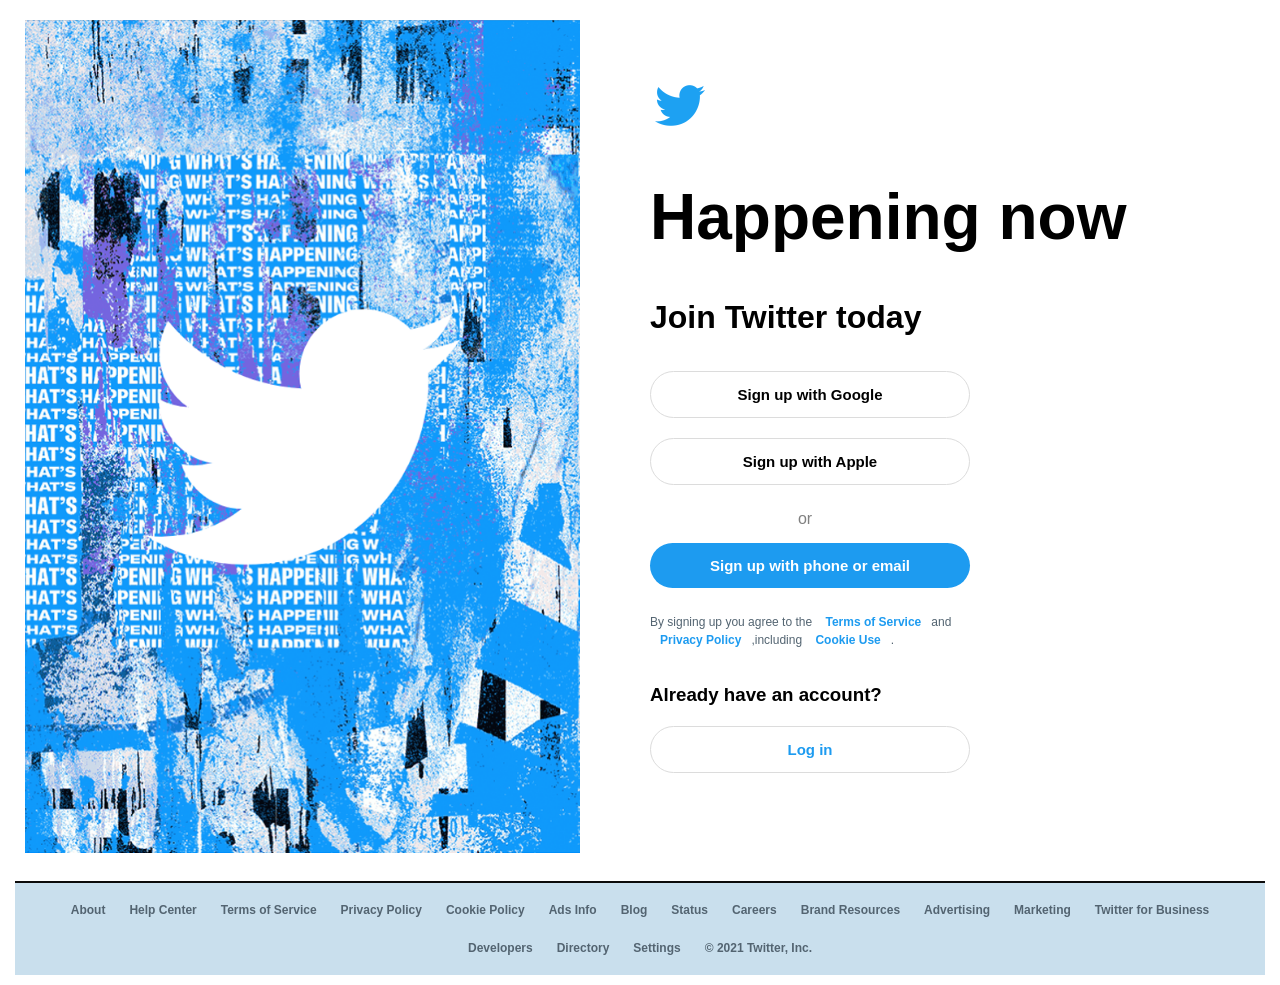
<file: 04_Project/index.html>
<!doctype html>
<html lang="en">
  <head>
    <meta charset="UTF-8" />
    <meta name="viewport" content="width=device-width, initial-scale=1.0" />
    <title>Twitter Signup</title>
    <link rel="stylesheet" href="style.css" />
  </head>
  <body>
    <div class="container">
      <!-- Left Side -->
      <div class="left-section">
        <img src="twiter.png" alt="Twitter Background" />
      </div>

      <!-- Right Side -->
      <div class="right-section">
        <div class="small-logo">
          <img src="bird.png" alt="Twitter Logo" />
        </div>

        <h1>Happening now</h1>

        <h2>Join Twitter today</h2>

        <button class="btn">Sign up with Google</button>

        <button class="btn">Sign up with Apple</button>

        <div class="divider">
          <span>or</span>
        </div>

        <button class="btn signup-btn">Sign up with phone or email</button>

        <p class="terms">
          By signing up you agree to the
          <a href="#"><strong>Terms of Service</strong></a
          >and <a href="#"><strong>Privacy Policy</strong></a
          >,including <a href="#"><strong>Cookie Use</strong></a
          >.
        </p>

        <h3>Already have an account?</h3>

        <button class="btn login-btn">Log in</button>
      </div>
    </div>
    <br>

    <footer>
      <a href="#">About</a>
      <a href="#">Help Center</a>
      <a href="#">Terms of Service</a>
      <a href="#">Privacy Policy</a>
      <a href="#">Cookie Policy</a>
      <a href="#">Ads Info</a>
      <a href="#">Blog</a>
      <a href="#">Status</a>
      <a href="#">Careers</a>
      <a href="#">Brand Resources</a>
      <a href="#">Advertising</a>
      <a href="#">Marketing</a>
      <a href="#">Twitter for Business</a>
      <a href="#">Developers</a>
      <a href="#">Directory</a>
      <a href="#">Settings</a>

      <span>© 2021 Twitter, Inc.</span>
    </footer>
  </body>
</html>
</file>
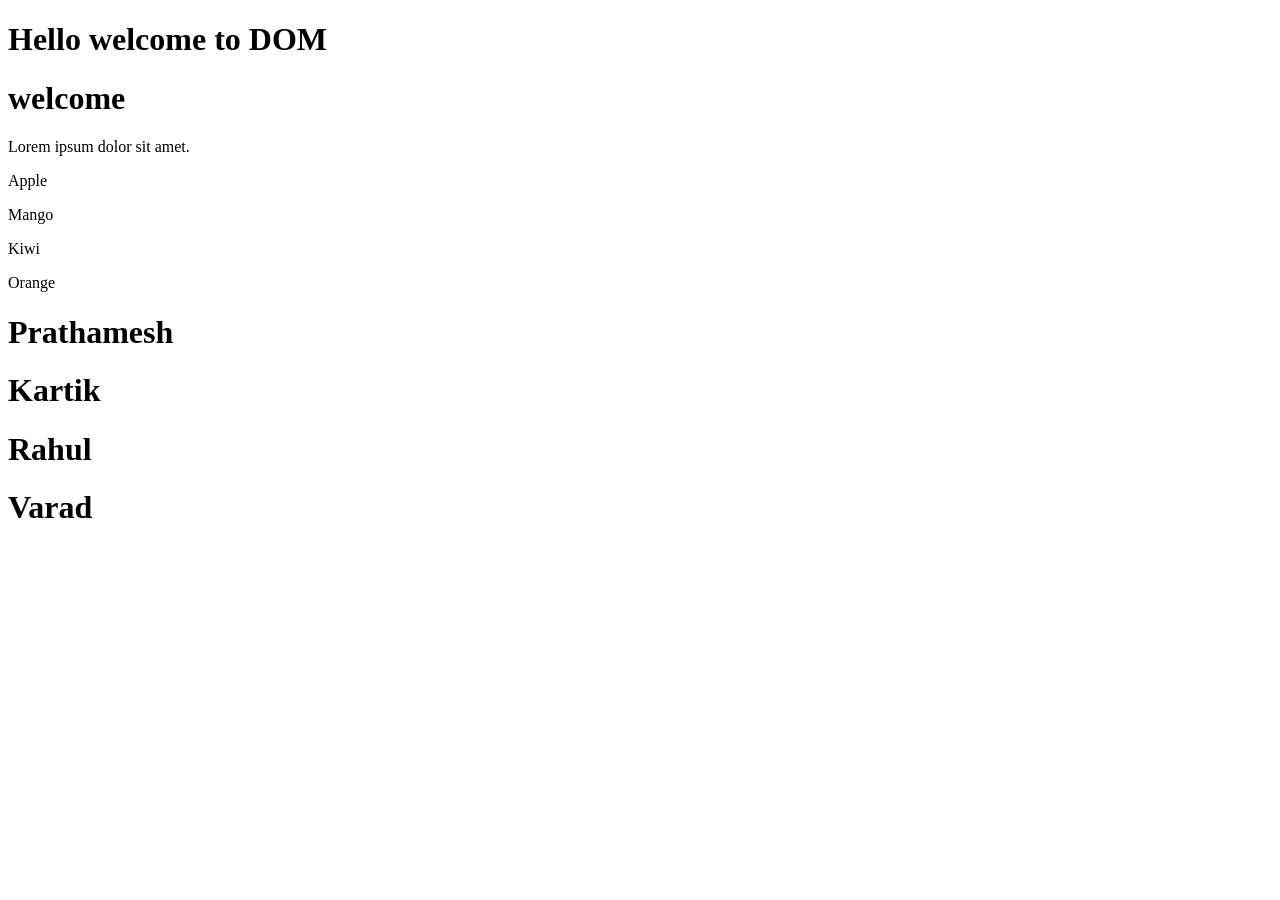
<file: 05_Dom/index.html>
<!doctype html>
<html lang="en">
  <head>
    <meta charset="UTF-8" />
    <meta name="viewport" content="width=device-width, initial-scale=1.0" />
    <title>Document</title>
  </head>
  <body>
    <div class="heading" id="head">
      <h1>Hello welcome to DOM</h1>
    </div>
    <p class="para" id="demo"></p>

    <div class="divtext">
      <h1 id="text">welcome</h1>
      <p id="ptext">Lorem ipsum dolor sit amet.</p>
    </div>

    <!-- class -->
    <div class="items">
      <p class="tex">Apple</p>
      <p class="tex">Mango</p>
      <p class="tex">Kiwi</p>
      <p class="tex">Orange</p>
    </div>

    <h1>Prathamesh</h1>
    <h1>Kartik</h1>
    <h1>Rahul</h1>
    <h1>Varad</h1>

    <script src="script.js"></script>
  </body>
</html>
</file>
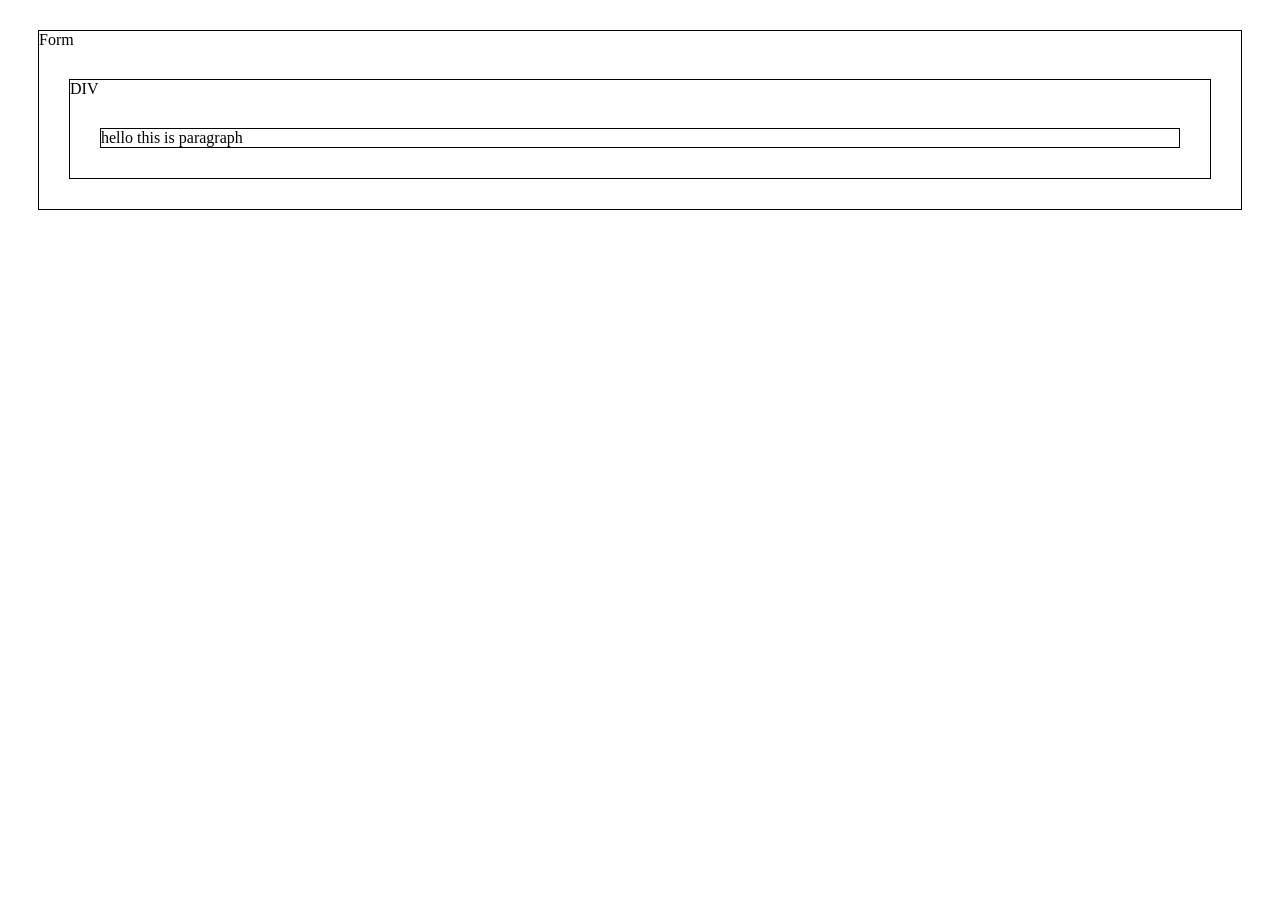
<file: 07.Dom/index.html>
<!doctype html>
<html lang="en">
  <head>
    <meta charset="UTF-8" />
    <meta name="viewport" content="width=device-width, initial-scale=1.0" />
    <title>Document</title>
    <style>
      body * {
        margin: 30px;
        border: 1px solid black;
      }
    </style>
  </head>
  <body>
    <!-- <button class="click-btn">Btn 1</button>
    <button class="click-btn">Btn 2</button>
    <button class="click-btn">Btn 3</button>
    <button class="click-btn">Btn 4</button>
    <button class="click-btn">Btn 5</button>
    <button class="click-btn">Btn 6</button> -->

    <form action="">
      Form
      <div>
        DIV
        <p>p</p>
      </div>
    </form>
    <script src="script.js"></script>
  </body>
</html>
</file>
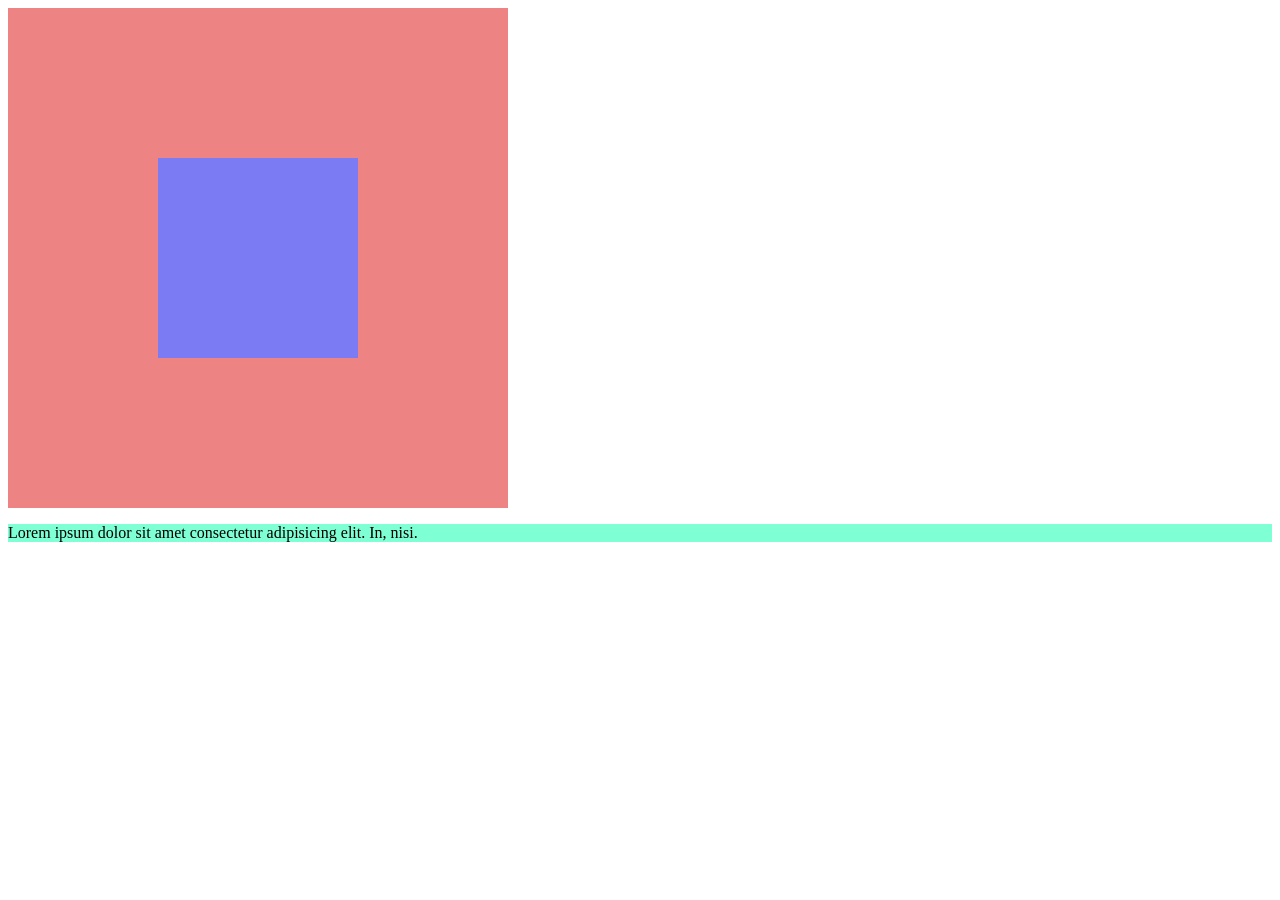
<file: 03_Bootstrap/sas/index.html>
<!doctype html>
<html lang="en">
  <head>
    <meta charset="UTF-8" />
    <meta name="viewport" content="width=device-width, initial-scale=1.0" />
    <title>Document</title>
    <link rel="stylesheet" href="style.css" />
  </head>
  <body>
    <div class="box">
      <div class="innerbox"></div>
    </div>

    <p id="text">Lorem ipsum dolor sit amet consectetur adipisicing elit. In, nisi.</p>
  </body>
</html>
</file>
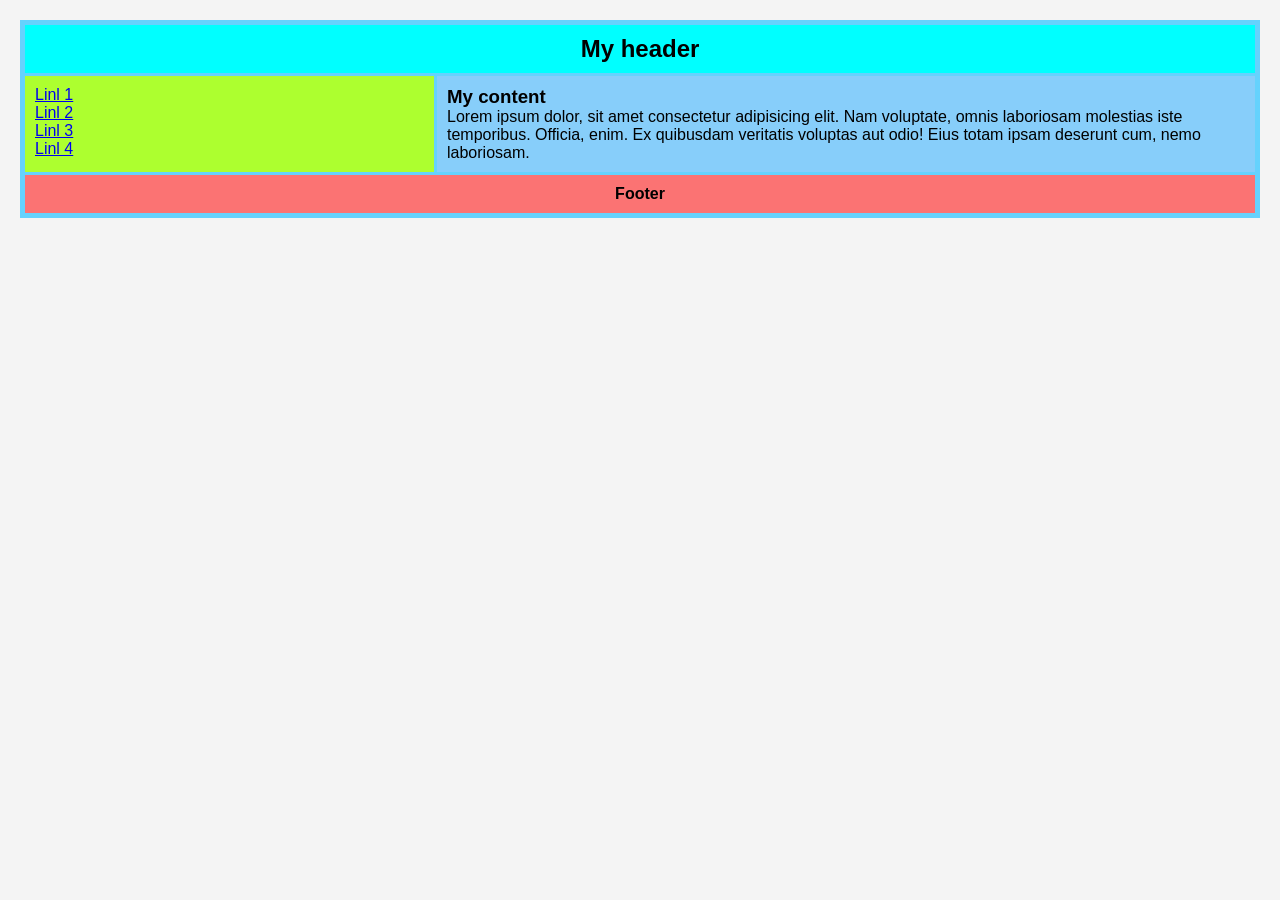
<file: 01_Grid/gride.html>
<!doctype html>
<html lang="en">
  <head>
    <meta charset="UTF-8" />
    <meta name="viewport" content="width=device-width, initial-scale=1.0" />
    <title>Document</title>
    <link rel="stylesheet" href="gride.css" />
  </head>
  <body>
    <div class="container">
      <div class="header"><h2>My header</h2></div>
      <div class="menu">
        <a href="#">Linl 1</a><br />
        <a href="#">Linl 2</a><br />
        <a href="#">Linl 3</a><br />
        <a href="#">Linl 4</a>
      </div>
      <div class="content">
        <h3>My content</h3>
        <p>
          Lorem ipsum dolor, sit amet consectetur adipisicing elit. Nam
          voluptate, omnis laboriosam molestias iste temporibus. Officia, enim.
          Ex quibusdam veritatis voluptas aut odio! Eius totam ipsam deserunt
          cum, nemo laboriosam.
        </p>
      </div>
      <div class="footer"><h4>Footer</h4></div>
    </div>
  </body>
</html>
</file>
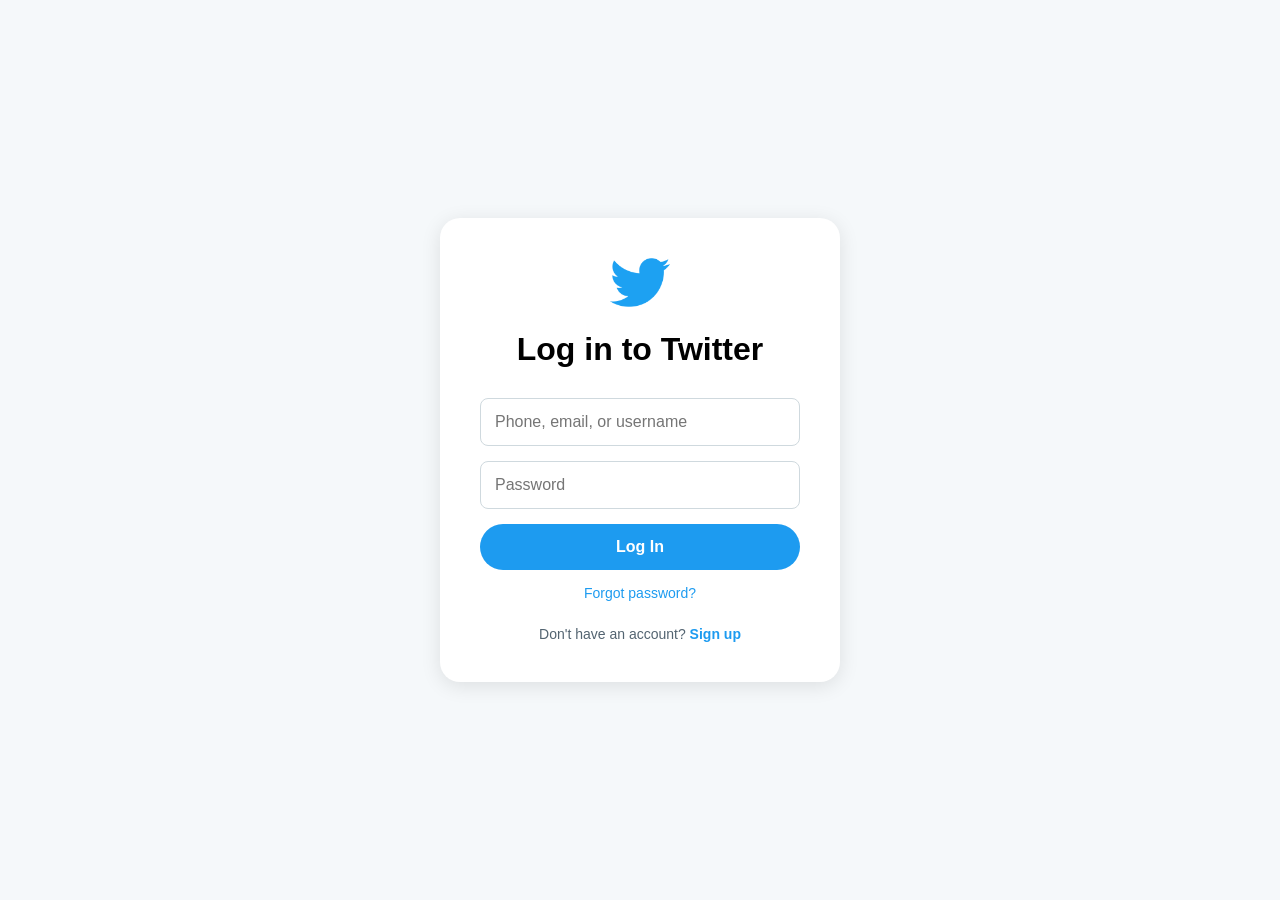
<file: 04_Project/login.html>
<!DOCTYPE html>
<html lang="en">
<head>
    <meta charset="UTF-8">
    <meta name="viewport" content="width=device-width, initial-scale=1.0">
    <title>Document</title>
    <link rel="stylesheet" href="login.css">
    <link rel="stylesheet" href="index.html">
</head>
<body>
    
    <div class="container">
  <img src="bird.png" alt="Twitter Logo" class="logo" />

  <h1>Log in to Twitter</h1>

  <form>
    <input
      type="text"
      placeholder="Phone, email, or username"
      required
    />

    <input
      type="password"
      placeholder="Password"
      required
    />

    <button type="submit" class="btn">
      Log In
    </button>

    <a href="#" class="forgot-password">
      Forgot password?
    </a>

    <p class="signup">
      Don't have an account?
      <a href="#">Sign up</a>
    </p>
  </form>
</div>
</body>
</html>
</file>
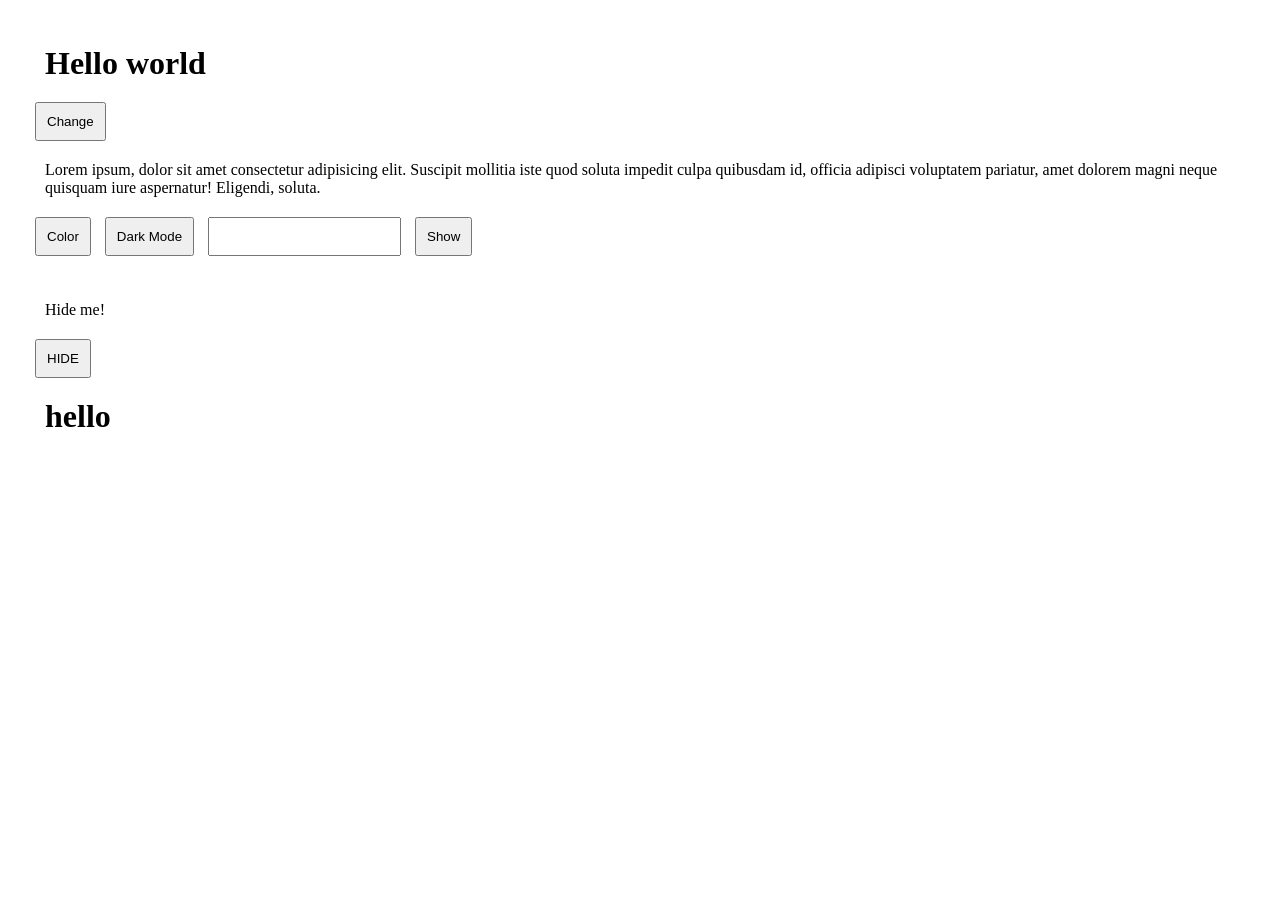
<file: 05_Dom/practice.html>
<!doctype html>
<html lang="en">
  <head>
    <meta charset="UTF-8" />
    <meta name="viewport" content="width=device-width, initial-scale=1.0" />
    <title>Document</title>
    <style>
      * {
        margin: 5px;
        padding: 10px;
      }
    </style>
  </head>
  <body>
    <!-- <div class="box">
      <h1 id="title">Welcome to the class</h1>
      <h1 id="title">Welcome to the home</h1>
      <h1 id="title">Welcome to the pune</h1>
      <p class="message">Lorem ipsum dolor sit amet consectetur.</p>
    </div>

    <div class="box2">
      <h1 id="Heading">Lets lern Dom Manuplation</h1>
      <h3>One</h3>
      <h3>Two</h3>
      <h3>Three</h3>

      <ul class="fruit">
          <li class="fruit">Banana</li>
          <li class="fruit">Mango</li>
          <li class="fruit">Orange</li>
          <li class="fruit">Apple</li>
      </ul>
    </div> -->

    <!-- <div class="box3">
      <h1 id="title">Welcome to Dom</h1>

      <button id="btn">Click</button>
    </div>

    <h2 id="welcome"></h2>

    <p id="score"></p> -->

    <!-- <div id="box">
        <h1>Hello world span</h1>
    </div> -->

    <h1 id="title">Hello world</h1>
    <button onclick="changeText()">Change</button>

    <p id="para">
      Lorem ipsum, dolor sit amet consectetur adipisicing elit. Suscipit
      mollitia iste quod soluta impedit culpa quibusdam id, officia adipisci
      voluptatem pariatur, amet dolorem magni neque quisquam iure aspernatur!
      Eligendi, soluta.
    </p>
    <button onclick="changeColor()" id="colo">Color</button> 
    <button onclick="changeBg()">Dark Mode</button>


    <input type="text" id="name">
    <button onclick="showName()">Show</button>
    <p id="result"></p>


    <p id="text">Hide me!</p>
    <button oncanplay="hideElement()">HIDE</button>
    <h1 id="text1"> hello</h1>

    <script src="practice.js"></script>
  </body>
</html>
</file>
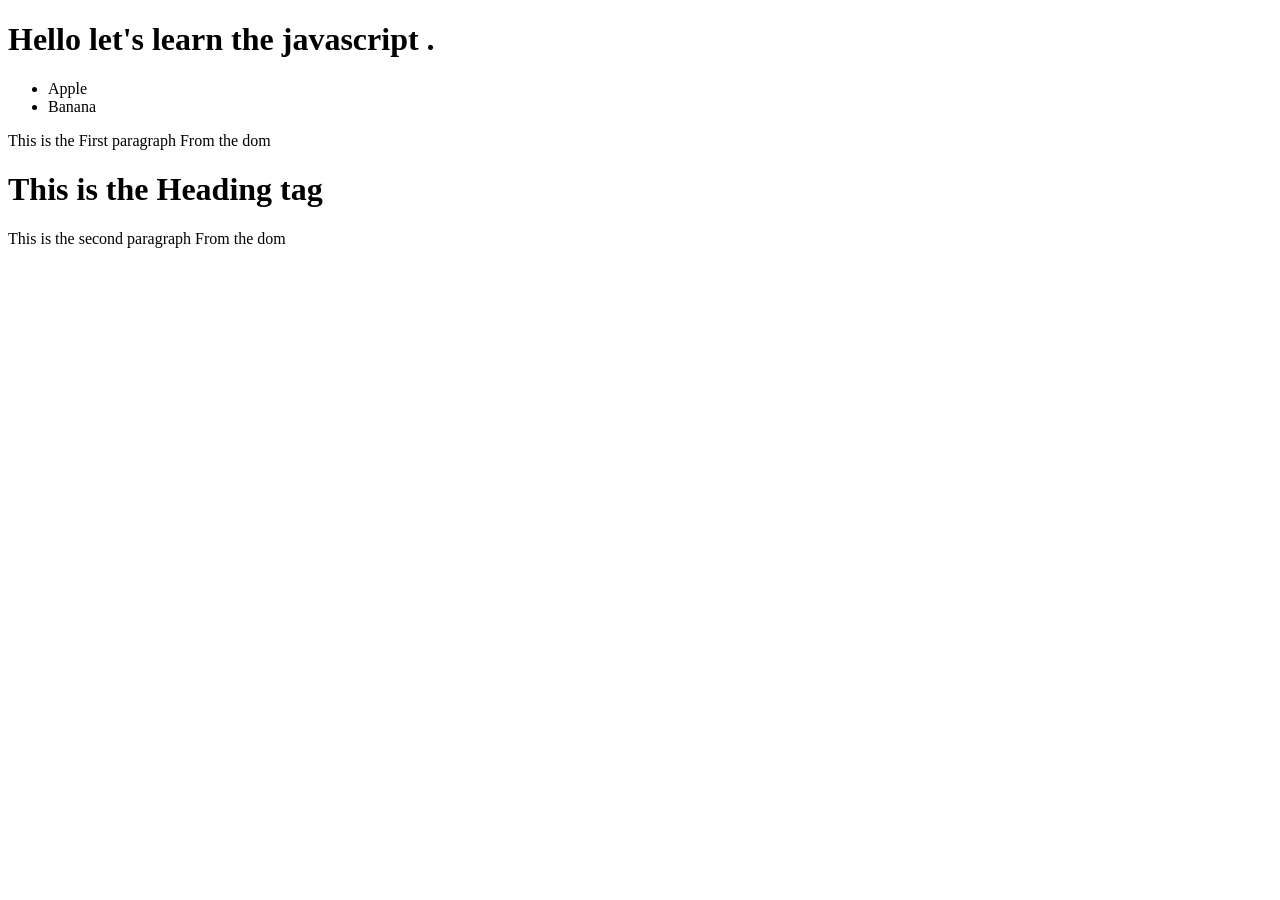
<file: 06_Dom/prc.index.html>
<!doctype html>
<html lang="en">
  <head>
    <meta charset="UTF-8" />
    <meta name="viewport" content="width=device-width, initial-scale=1.0" />
    <title>Document</title>
  </head>
  <body>
    <!-- <ul id="list"></ul> -->

    <!-- <div id="chat"></div> -->
    <!-- <ul id="cart"></ul> -->
    <div id="container"></div>
    <ul id="list">
      <li>Banana</li>
    </ul>

    <p id="second">This is the second paragraph From the dom</p>

    <script src="prc.script.js"></script>
  </body>
</html>
</file>
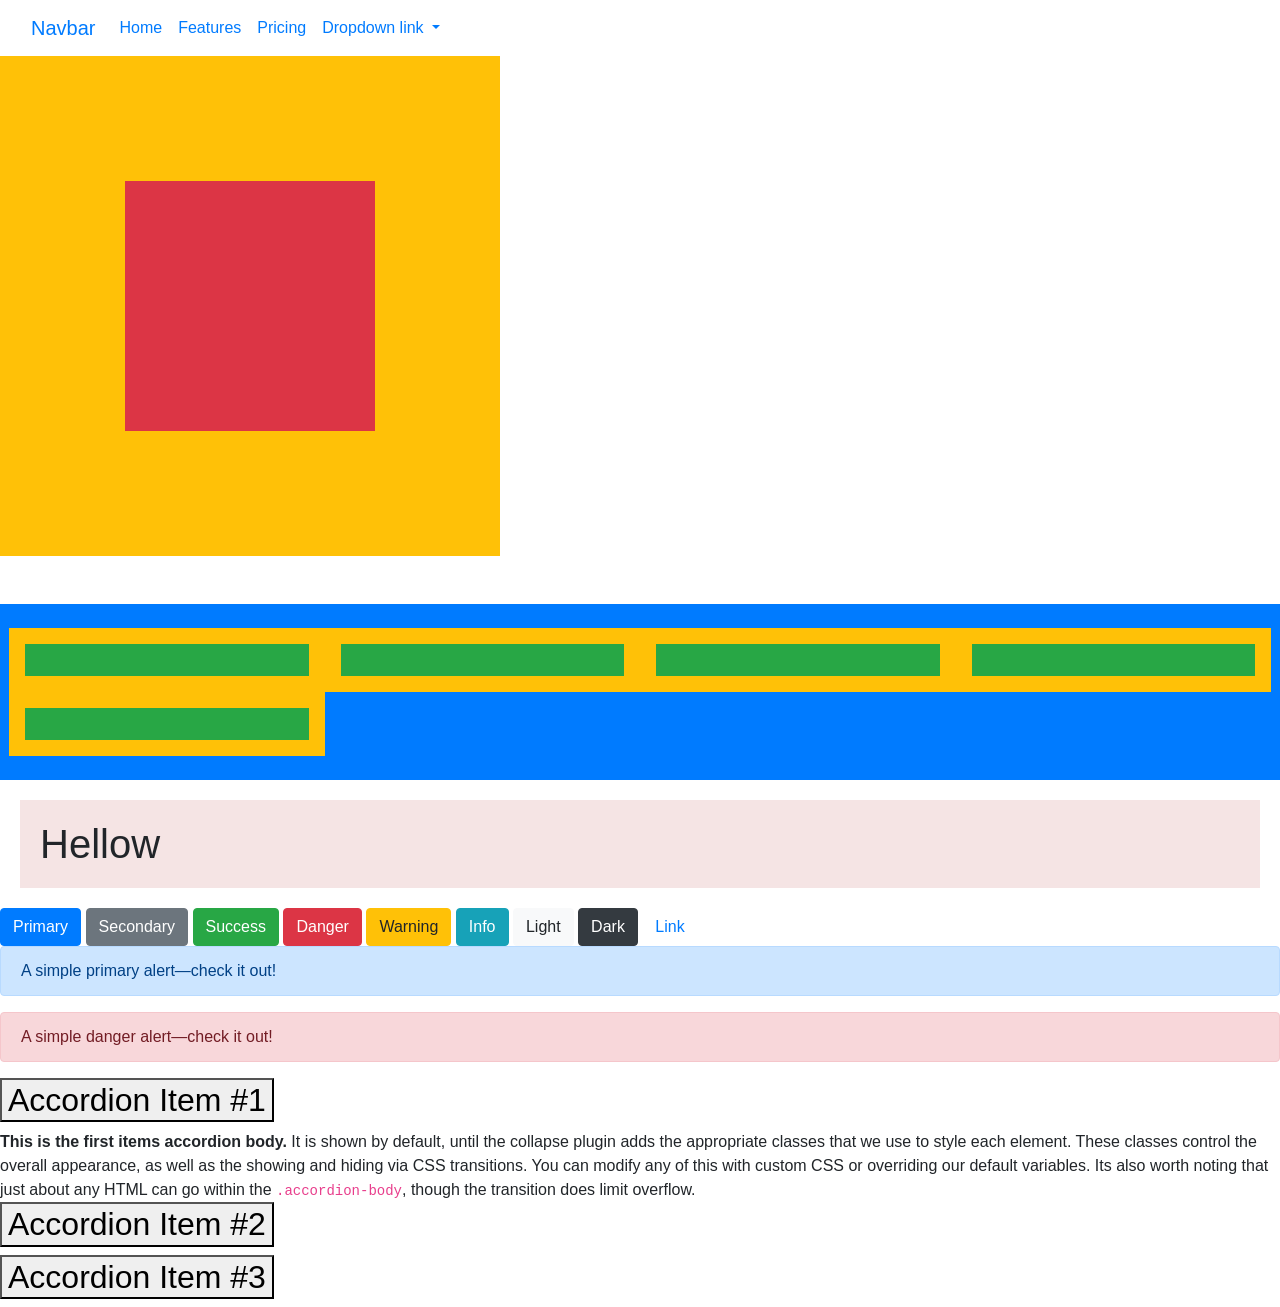
<file: 03_Bootstrap/Bootstrap/inddex.html>
<!doctype html>
<html lang="en">
  <head>
    <meta charset="UTF-8" />
    <meta name="viewport" content="width=device-width, initial-scale=1.0" />
    <title>Document</title>
    <link
      rel="stylesheet"
      href="https://cdn.jsdelivr.net/npm/bootstrap@4.1.3/dist/css/bootstrap.min.css"
      integrity="sha384-MCw98/SFnGE8fJT3GXwEOngsV7Zt27NXFoaoApmYm81iuXoPkFOJwJ8ERdknLPMO"
      crossorigin="anonymous"
    />
    <link rel="stylesheet" href="style.css" />
  </head>
  <body>
    <nav class="navbar navbar-expand-lg bg-body-tertiary">
      <div class="container-fluid">
        <a class="navbar-brand" href="#">Navbar</a>
        <button
          class="navbar-toggler"
          type="button"
          data-bs-toggle="collapse"
          data-bs-target="#navbarNavDropdown"
          aria-controls="navbarNavDropdown"
          aria-expanded="false"
          aria-label="Toggle navigation"
        >
          <span class="navbar-toggler-icon"></span>
        </button>
        <div class="collapse navbar-collapse" id="navbarNavDropdown">
          <ul class="navbar-nav">
            <li class="nav-item">
              <a class="nav-link active" aria-current="page" href="#">Home</a>
            </li>
            <li class="nav-item">
              <a class="nav-link" href="#">Features</a>
            </li>
            <li class="nav-item">
              <a class="nav-link" href="#">Pricing</a>
            </li>
            <li class="nav-item dropdown">
              <a
                class="nav-link dropdown-toggle"
                href="#"
                role="button"
                data-bs-toggle="dropdown"
                aria-expanded="false"
              >
                Dropdown link
              </a>
              <ul class="dropdown-menu">
                <li><a class="dropdown-item" href="#">Action</a></li>
                <li><a class="dropdown-item" href="#">Another action</a></li>
                <li>
                  <a class="dropdown-item" href="#">Something else here</a>
                </li>
              </ul>
            </li>
          </ul>
        </div>
      </div>
    </nav>

    <div
      class="bg-warning d-flex justify-content-center align-items-center"
      style="height: 500px; width: 500px"
    >
      <div class="bg-danger" style="height: 250px; width: 250px"></div>
    </div>
    <!--  -->

    <div class="bg-primary mt-5 p-4 w-100">
      <div class="row">
        <div class="col-3 p-3 bg-warning">
          <div class="p-3 w-100 h-100 bg-success"></div>
        </div>
        <div class="col-3 p-3 bg-warning">
          <div class="p-3 w-100 h-100 bg-success"></div>
        </div>
        <div class="col-3 p-3 bg-warning">
          <div class="p-3 w-100 h-100 bg-success"></div>
        </div>
        <div class="col-3 p-3 bg-warning">
          <div class="p-3 w-100 h-100 bg-success"></div>
        </div>

        <div class="col-3 p-3 bg-warning">
          <div class="p-3 w-100 h-100 bg-success"></div>
        </div>
      </div>
    </div>

    <h1>Hellow</h1>
    <button type="button" class="btn btn-primary">Primary</button>
    <button type="button" class="btn btn-secondary">Secondary</button>
    <button type="button" class="btn btn-success">Success</button>
    <button type="button" class="btn btn-danger">Danger</button>
    <button type="button" class="btn btn-warning">Warning</button>
    <button type="button" class="btn btn-info">Info</button>
    <button type="button" class="btn btn-light">Light</button>
    <button type="button" class="btn btn-dark">Dark</button>
    <button type="button" class="btn btn-link">Link</button>

    <div class="alert alert-primary" role="alert">
      A simple primary alert—check it out!
    </div>
    <div class="alert alert-danger" role="alert">
      A simple danger alert—check it out!
    </div>
    <!--  Accordion   -->

    <div class="accordion" id="accordionExample">
      <div class="accordion-item">
        <h2 class="accordion-header">
          <button
            class="accordion-button"
            type="button"
            data-bs-toggle="collapse"
            data-bs-target="#collapseOne"
            aria-expanded="true"
            aria-controls="collapseOne"
          >
            Accordion Item #1
          </button>
        </h2>
        <div
          id="collapseOne"
          class="accordion-collapse collapse show"
          data-bs-parent="#accordionExample"
        >
          <div class="accordion-body">
            <strong>This is the first items accordion body.</strong> It is shown
            by default, until the collapse plugin adds the appropriate classes
            that we use to style each element. These classes control the overall
            appearance, as well as the showing and hiding via CSS transitions.
            You can modify any of this with custom CSS or overriding our default
            variables. Its also worth noting that just about any HTML can go
            within the <code>.accordion-body</code>, though the transition does
            limit overflow.
          </div>
        </div>
      </div>
      <div class="accordion-item">
        <h2 class="accordion-header">
          <button
            class="accordion-button collapsed"
            type="button"
            data-bs-toggle="collapse"
            data-bs-target="#collapseTwo"
            aria-expanded="false"
            aria-controls="collapseTwo"
          >
            Accordion Item #2
          </button>
        </h2>
        <div
          id="collapseTwo"
          class="accordion-collapse collapse"
          data-bs-parent="#accordionExample"
        >
          <div class="accordion-body">
            <strong>This is the second items accordion body.</strong> It is
            hidden by default, until the collapse plugin adds the appropriate
            classes that we use to style each element. These classes control the
            overall appearance, as well as the showing and hiding via CSS
            transitions. You can modify any of this with custom CSS or
            overriding our default variables. Its also worth noting that just
            about any HTML can go within the <code>.accordion-body</code>,
            though the transition does limit overflow.
          </div>
        </div>
      </div>
      <div class="accordion-item">
        <h2 class="accordion-header">
          <button
            class="accordion-button collapsed"
            type="button"
            data-bs-toggle="collapse"
            data-bs-target="#collapseThree"
            aria-expanded="false"
            aria-controls="collapseThree"
          >
            Accordion Item #3
          </button>
        </h2>
        <div
          id="collapseThree"
          class="accordion-collapse collapse"
          data-bs-parent="#accordionExample"
        >
          <div class="accordion-body">
            <strong>This is the third items accordion body.</strong> It is
            hidden by default, until the collapse plugin adds the appropriate
            classes that we use to style each element. These classes control the
            overall appearance, as well as the showing and hiding via CSS
            transitions. You can modify any of this with custom CSS or
            overriding our default variables. Its also worth noting that just
            about any HTML can go within the <code>.accordion-body</code>,
            though the transition does limit overflow.
          </div>
        </div>
      </div>
    </div>

    <script
      src="https://cdn.jsdelivr.net/npm/bootstrap@5.3.8/dist/js/bootstrap.bundle.min.js"
      integrity="sha384-FKyoEForCGlyvwx9Hj09JcYn3nv7wiPVlz7YYwJrWVcXK/BmnVDxM+D2scQbITxI"
      crossorigin="anonymous"
    ></script>
  </body>
</html>
</file>
<file: 04_Project/style.css>
* {
  margin: 5px;
  padding: 0;
  box-sizing: border-box;
  font-family: Arial, Helvetica, sans-serif;
}

body {
  background: white;
}

/* Main Layout */

.container {
  display: flex;
  min-height: calc(100vh - 70px);
}

/* Left Section */

.left-section {
  flex: 1;
}

.left-section img {
  width: 100%;
  height: 100%;
  object-fit: cover;
}

/* Right Section */

.right-section {
  flex: 1;
  display: flex;
  flex-direction: column;
  justify-content: center;
  padding: 60px;
}

.small-logo img {
  width: 50px;
  margin-bottom: 40px;
}

.right-section h1 {
  font-size: 4rem;
  font-weight: 900;
  margin-bottom: 40px;
}

.right-section h2 {
  font-size: 2rem;
  margin-bottom: 30px;
}

.btn {
  width: 100%;
  max-width: 320px;
  padding: 14px;
  margin-bottom: 15px;
  border-radius: 999px;
  border: 1px solid #dcdcdc;
  background: white;
  font-size: 15px;
  font-weight: 600;
  cursor: pointer;
  transition: all 0.3s ease;
}

.btn:hover {
  background: #f5f8fa;
  transform: translateY(-2px);
}

/* Divider */

.divider {
  width: 320px;
  text-align: center;
  margin: 10px 0;
  color: gray;
}

/* Signup Button */

.signup-btn {
  background: #1d9bf0;
  color: white;
  border: none;
}

.signup-btn:hover {
  background: #198cd8;
}

/* Terms */

.terms {
  width: 320px;
  margin-top: 10px;
  font-size: 12px;
  color: #536471;
  line-height: 1.5;
}

.terms a {
  color: #1d9bf0;
  text-decoration: none;
}

/* Login */

h3 {
  margin-top: 30px;
  margin-bottom: 15px;
}

.login-btn {
  color: #1d9bf0;
  font-weight: bold;
}

/* Footer */

footer {
  border-top: 2px solid #0b0b0b;
  background-color: #c9dfed;
  font-weight: 600;
  padding: 15px;
  display: flex;
  flex-wrap: wrap;
  justify-content: center;
  gap: 14px;
}

footer a,
footer span {
  text-decoration: none;
  color: #536471;
  font-size: 12px;
}

/* Responsive Design */

@media (max-width: 768px) {
  .container {
    flex-direction: column;
  }

  .left-section {
    height: 300px;
  }

  .right-section {
    padding: 30px;
    align-items: center;
    text-align: center;
  }

  .right-section h1 {
    font-size: 2.8rem;
  }

  .right-section h2 {
    font-size: 1.8rem;
  }

  .btn,
  .terms,
  .divider {
    width: 100%;
    max-width: 320px;
  }

  footer {
    gap: 8px;
    padding: 10px;
  }

  footer a,
  footer span {
    font-size: 11px;
  }
}
</file>
<file: 03_Bootstrap/sas/style.css>
.box {
  background-color: rgb(237, 131, 131);
  height: 500px;
  width: 500px;
  display: flex;
  justify-content: center;
  align-items: center;
}
.box .innerbox {
  height: 200px;
  width: 200px;
  background-color: rgb(123, 123, 244);
}

#text {
  background-color: aquamarine;
  color: black;
}/*# sourceMappingURL=style.css.map */
</file>
<file: 01_Grid/gride.css>
* {
  margin: 0;
  padding: 0;
  box-sizing: border-box;
}

body {
  font-family: Arial, sans-serif;
  background: #f4f4f4;
  padding: 20px;
}

.container {
  display: grid;
  grid-template-areas:
    "header header "
    "menu content"
    "footer footer";
  grid-template-columns: 2fr 4fr;
  gap: 3px;
  background-color: rgb(101, 210, 253);
  padding: 5px;
}
.container div {
  background-color: white;
  padding: 10px;
}
.container div.header {
  grid-area: header;
  text-align: center;
  background-color: aqua;
}
.container div.menu {
  grid-area: menu;
align-items: flex-start;
  background-color: greenyellow;
}
.container div.content {
  grid-area: content;
  background-color: lightskyblue;
}
.container div.footer {
  grid-area: footer;
  text-align: center;  
  background-color: rgb(251, 115, 115);
}
</file>
<file: 04_Project/login.css>
* {
  margin: 0;
  padding: 0;
  box-sizing: border-box;
  font-family: Arial, Helvetica, sans-serif;
}

body {
  background-color: #f5f8fa;
  height: 100vh;
  display: flex;
  justify-content: center;
  align-items: center;
}

.container {
  width: 400px;
  background: white;
  padding: 40px;
  border-radius: 20px;
  box-shadow: 0 4px 20px rgba(0, 0, 0, 0.1);
  text-align: center;
}

.logo {
  width: 60px;
  margin-bottom: 20px;
}

h1 {
  margin-bottom: 30px;
  font-size: 32px;
  font-weight: 700;
}

form {
  display: flex;
  flex-direction: column;
  gap: 15px;
}

input {
  padding: 14px;
  border: 1px solid #cfd9de;
  border-radius: 8px;
  font-size: 16px;
  outline: none;
}

input:focus {
  border-color: #1d9bf0;
}

.btn {
  padding: 14px;
  border: none;
  border-radius: 999px;
  background: #1d9bf0;
  color: white;
  font-size: 16px;
  font-weight: 600;
  cursor: pointer;
  transition: 0.3s;
}

.btn:hover {
  background: #198cd8;
}

.forgot-password {
  text-decoration: none;
  color: #1d9bf0;
  font-size: 14px;
}

.signup {
  margin-top: 10px;
  font-size: 14px;
  color: #536471;
}

.signup a {
  text-decoration: none;
  color: #1d9bf0;
  font-weight: bold;
}

/* Mobile Responsive */

@media (max-width: 480px) {
  .container {
    width: 90%;
    padding: 25px;
  }

  h1 {
    font-size: 26px;
  }
}
</file>
<file: 03_Bootstrap/Bootstrap/style.css>
h1{
    background: #f5e4e4; 
    margin: 20px;  
    padding: 20px;
}
</file>
